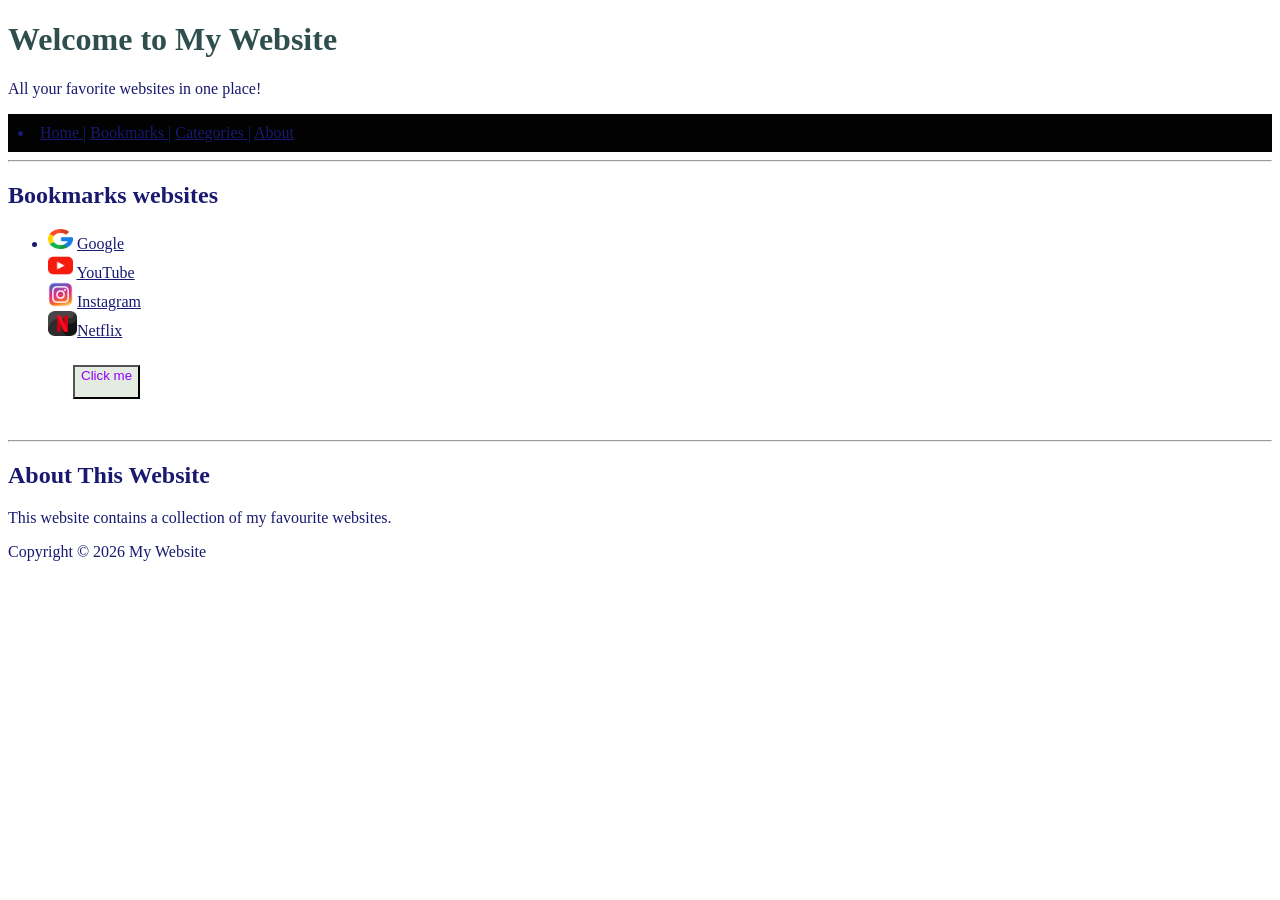
<file: Assignment1/HTML/index.html>
<!DOCTYPE html>
<html lang="en">

<head>
    <meta charset="UTF-8">
    <meta name="viewport" content="width=device-width, initial-scale=1.0">
    <title>Bookmarks - My Favorite Websites</title>
    <link rel="icon" type="image" href="/Assignment1/Logo/bookmark.png"> <!-- 'For website icon' -->
    <link rel="stylesheet" href="/Assignment1/CSS/style.css"> <!-- 'For website icon' -->
    <style>button { color: rgb(145, 1, 255); }</style>
</head>

<body>
    <h1>Welcome to My Website</h1>
    <p>All your favorite websites in one place!</p>

    <nav>
        <li>
            <a href="home.html">Home |</a>
            <a href="Bookmarks.html">Bookmarks |</a>
            <a href="Categories.html">Categories |</a>
            <a href="About.html">About</a>
        </li>
    </nav>

    <hr>
    <h2>Bookmarks websites</h2>
    <ul>
        <li>
            <img src="/Assignment1/Logo/google.png" alt="Google" height="20" width="25"> <a href="https://www.google.com"
                target="_blank">Google</a>

            <br>

            <img src="/Assignment1/Logo/youtube.png" alt="Youtube" height="25" width="25"> <a href="https://www.youtube.com"
                target="_blank">YouTube</a>
            <br>

            <img src="/Assignment1/Logo/instagram.png" alt="Instagram" height="25" width="25"> <a href="https://www.instagram.com"
                target="_blank">Instagram</a>
            <br>
            <img src="/Assignment1/Logo/netflix.png" alt="Netflix" height="25" width="29"><a href="https://www.Netflix.com"
                target="_blank">Netflix</a>
            <br>
            <button>Click me<menu type="toolbar"></menu></a></button>
        </li>
    </ul>
    <hr>
    <h2>About This Website</h2>
    <p>This website contains a collection of my favourite websites.</p>
    <footer>
        <p>Copyright &copy; 2026 My Website</p>

</body>

</html>
</file>
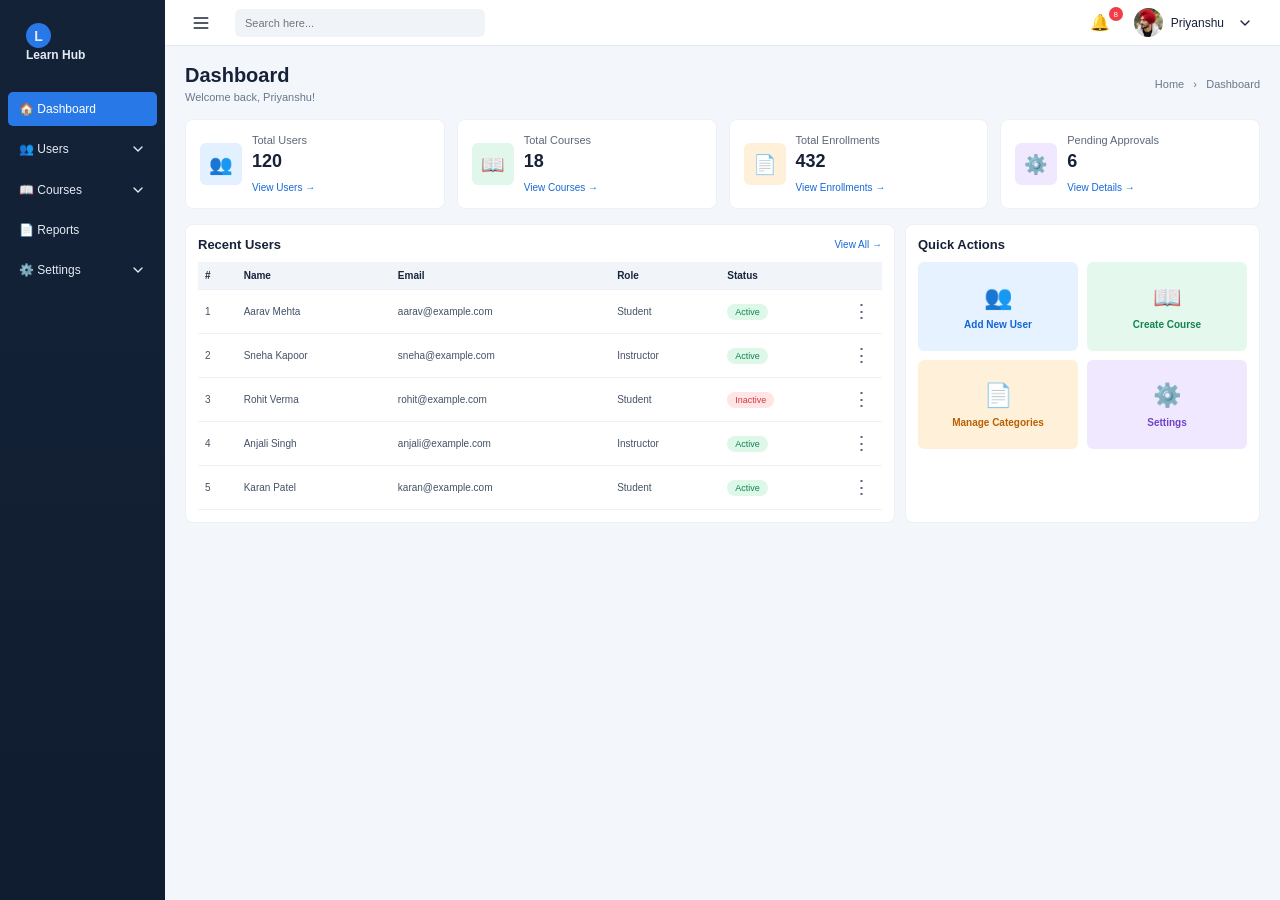
<file: Assignment2/Dashboard.html>
<!DOCTYPE html>
<html lang="en">

<head>
    <meta charset="UTF-8">
    <meta name="viewport" content="width=device-width, initial-scale=1.0">

    <title>LearnHub Dashboard</title>

    <link rel="stylesheet" href="Dashboard.css">
</head>

<body>

    <div class="app-layout">
        <aside class="sidebar" id="sidebar">

            <a class="logo" href="#dashboard">
                <span class="logo-circle">L</span>
                <span>Learn Hub</span>
            </a>

            <nav aria-label="Main navigation">
                <ul>

                    <li>
                        <a class="active" href="#dashboard">
                            🏠 Dashboard
                        </a>
                    </li>

                    <li class="menu-group">
                        <button class="sidebar-toggle submenu-toggle" type="button" aria-expanded="false">
                            <span>👥 Users</span>
                            <svg class="menu-arrow" viewBox="0 0 24 24" width="16" height="16" aria-hidden="true"
                                focusable="false">
                                <path d="m6 9 6 6 6-6" />
                            </svg>
                        </button>

                        <ul class="submenu">
                            <li><a href="#users">All Users</a></li>
                            <li><a href="#add-user">Add User</a></li>
                            <li><a href="#user-roles">User Roles</a></li>
                        </ul>
                    </li>

                    <li class="menu-group">
                        <button class="sidebar-toggle submenu-toggle" type="button" aria-expanded="false">
                            <span>📖 Courses</span>
                            <svg class="menu-arrow" viewBox="0 0 24 24" width="16" height="16" aria-hidden="true"
                                focusable="false">
                                <path d="m6 9 6 6 6-6" />
                            </svg>
                        </button>

                        <ul class="submenu">
                            <li><a href="#courses">All Courses</a></li>
                            <li><a href="#add-course">Add Course</a></li>
                            <li><a href="#categories">Categories</a></li>
                        </ul>
                    </li>

                    <li>
                        <a href="#reports">📄 Reports</a>
                    </li>

                    <li class="menu-group">
                        <button class="sidebar-toggle submenu-toggle" type="button" aria-expanded="false">
                            <span>⚙️ Settings</span>
                            <svg class="menu-arrow" viewBox="0 0 24 24" width="16" height="16" aria-hidden="true"
                                focusable="false">
                                <path d="m6 9 6 6 6-6" />
                            </svg>
                        </button>

                        <ul class="submenu">
                            <li><a href="#general">General</a></li>
                            <li><a href="#appearance">Appearance</a></li>
                            <li><a href="#notifications">Notifications</a></li>
                        </ul>
                    </li>

                </ul>
            </nav>

        </aside>

        <button class="sidebar-backdrop" id="sidebar-backdrop" type="button" aria-label="Close sidebar"></button>

        <div class="main-area">

            <header class="topbar">

                <button class="menu-button" id="menu-button" type="button" aria-label="Toggle sidebar"
                    aria-controls="sidebar" aria-expanded="true">
                    <svg class="menu-icon" viewBox="0 0 24 24" width="20" height="20" aria-hidden="true"
                        focusable="false">
                        <path d="M4 6h16M4 12h16M4 18h16" />
                    </svg>
                </button>

                <form class="search-form" action="#" role="search">
                    <label class="screen-reader-only" for="search">
                        Search
                    </label>

                    <input type="search" id="search" name="search" placeholder="Search here...">
                </form>

                <button class="notification-button" type="button">
                    🔔
                    <span class="notification-count">8</span>
                </button>

                <div class="profile-menu" id="profile-menu">

                    <div class="profile-info">
                        <img src="Ansh.jpeg" alt="Priyanshu" class="profile-pic">
                        <span class="profile-name">Priyanshu</span>
                    </div>

                    <button class="profile-toggle" id="profile-button" type="button"
                        aria-label="Open profile menu" aria-expanded="false" aria-controls="profile-dropdown">
                        <svg class="profile-arrow" viewBox="0 0 24 24" width="16" height="16" aria-hidden="true"
                            focusable="false">
                            <path d="m6 9 6 6 6-6" />
                        </svg>
                    </button>

                    <div class="profile-dropdown" id="profile-dropdown">
                        <a href="#profile">👤 My Profile</a>
                        <a href="#about">ℹ️ About</a>

                        <button class="logout-button" type="button">
                            ↪ Log Out
                        </button>
                    </div>

                </div>

            </header>

            <main class="content" id="dashboard">

                <div class="page-heading">
                    <div>
                        <h1>Dashboard</h1>
                        <p>Welcome back, Priyanshu!</p>
                    </div>

                    <p class="breadcrumb">
                        Home &nbsp; › &nbsp; Dashboard
                    </p>
                </div>

                <section class="summary-cards" id="overview">

                    <article class="summary-card">
                        <div class="card-icon blue">👥</div>

                        <div>
                            <p>Total Users</p>
                            <h2>120</h2>
                            <a href="#users">View Users →</a>
                        </div>
                    </article>

                    <article class="summary-card">
                        <div class="card-icon green">📖</div>

                        <div>
                            <p>Total Courses</p>
                            <h2>18</h2>
                            <a href="#courses">View Courses →</a>
                        </div>
                    </article>

                    <article class="summary-card">
                        <div class="card-icon orange">📄</div>

                        <div>
                            <p>Total Enrollments</p>
                            <h2>432</h2>
                            <a href="#enrollments">View Enrollments →</a>
                        </div>
                    </article>

                    <article class="summary-card">
                        <div class="card-icon purple">⚙️</div>

                        <div>
                            <p>Pending Approvals</p>
                            <h2>6</h2>
                            <a href="#approvals">View Details →</a>
                        </div>
                    </article>

                </section>

                <div class="dashboard-columns">

                    <section class="panel" id="users">

                        <div class="panel-heading">
                            <h2>Recent Users</h2>
                            <a href="#all-users">View All →</a>
                        </div>

                        <div class="table-container">
                            <table>
                                <thead>
                                    <tr>
                                        <th>#</th>
                                        <th>Name</th>
                                        <th>Email</th>
                                        <th>Role</th>
                                        <th>Status</th>
                                        <th><span class="screen-reader-only">Actions</span></th>
                                    </tr>
                                </thead>

                                <tbody>
                                    <tr>
                                        <td>1</td>
                                        <td>Aarav Mehta</td>
                                        <td>aarav@example.com</td>
                                        <td>Student</td>
                                        <td>
                                            <span class="status active-status">Active</span>
                                        </td>
                                        <td class="user-actions-cell">
                                            <div class="user-actions">
                                                <button class="user-actions-toggle" type="button"
                                                    aria-label="Actions for Aarav Mehta" aria-haspopup="true"
                                                    aria-expanded="false">
                                                    ⋮
                                                </button>
                                                <div class="user-actions-menu" role="menu" hidden>
                                                    <button type="button" role="menuitem" data-action="view">View</button>
                                                    <button type="button" role="menuitem" data-action="edit">Edit</button>
                                                    <button type="button" role="menuitem" data-action="delete">Delete</button>
                                                </div>
                                            </div>
                                        </td>
                                    </tr>

                                    <tr>
                                        <td>2</td>
                                        <td>Sneha Kapoor</td>
                                        <td>sneha@example.com</td>
                                        <td>Instructor</td>
                                        <td>
                                            <span class="status active-status">Active</span>
                                        </td>
                                        <td class="user-actions-cell">
                                            <div class="user-actions">
                                                <button class="user-actions-toggle" type="button"
                                                    aria-label="Actions for Sneha Kapoor" aria-haspopup="true"
                                                    aria-expanded="false">
                                                    ⋮
                                                </button>
                                                <div class="user-actions-menu" role="menu" hidden>
                                                    <button type="button" role="menuitem" data-action="view">View</button>
                                                    <button type="button" role="menuitem" data-action="edit">Edit</button>
                                                    <button type="button" role="menuitem" data-action="delete">Delete</button>
                                                </div>
                                            </div>
                                        </td>
                                    </tr>

                                    <tr>
                                        <td>3</td>
                                        <td>Rohit Verma</td>
                                        <td>rohit@example.com</td>
                                        <td>Student</td>
                                        <td>
                                            <span class="status inactive-status">Inactive</span>
                                        </td>
                                        <td class="user-actions-cell">
                                            <div class="user-actions">
                                                <button class="user-actions-toggle" type="button"
                                                    aria-label="Actions for Rohit Verma" aria-haspopup="true"
                                                    aria-expanded="false">
                                                    ⋮
                                                </button>
                                                <div class="user-actions-menu" role="menu" hidden>
                                                    <button type="button" role="menuitem" data-action="view">View</button>
                                                    <button type="button" role="menuitem" data-action="edit">Edit</button>
                                                    <button type="button" role="menuitem" data-action="delete">Delete</button>
                                                </div>
                                            </div>
                                        </td>
                                    </tr>

                                    <tr>
                                        <td>4</td>
                                        <td>Anjali Singh</td>
                                        <td>anjali@example.com</td>
                                        <td>Instructor</td>
                                        <td>
                                            <span class="status active-status">Active</span>
                                        </td>
                                        <td class="user-actions-cell">
                                            <div class="user-actions">
                                                <button class="user-actions-toggle" type="button"
                                                    aria-label="Actions for Anjali Singh" aria-haspopup="true"
                                                    aria-expanded="false">
                                                    ⋮
                                                </button>
                                                <div class="user-actions-menu" role="menu" hidden>
                                                    <button type="button" role="menuitem" data-action="view">View</button>
                                                    <button type="button" role="menuitem" data-action="edit">Edit</button>
                                                    <button type="button" role="menuitem" data-action="delete">Delete</button>
                                                </div>
                                            </div>
                                        </td>
                                    </tr>

                                    <tr>
                                        <td>5</td>
                                        <td>Karan Patel</td>
                                        <td>karan@example.com</td>
                                        <td>Student</td>
                                        <td>
                                            <span class="status active-status">Active</span>
                                        </td>
                                        <td class="user-actions-cell">
                                            <div class="user-actions">
                                                <button class="user-actions-toggle" type="button"
                                                    aria-label="Actions for Karan Patel" aria-haspopup="true"
                                                    aria-expanded="false">
                                                    ⋮
                                                </button>
                                                <div class="user-actions-menu" role="menu" hidden>
                                                    <button type="button" role="menuitem" data-action="view">View</button>
                                                    <button type="button" role="menuitem" data-action="edit">Edit</button>
                                                    <button type="button" role="menuitem" data-action="delete">Delete</button>
                                                </div>
                                            </div>
                                        </td>
                                    </tr>
                                </tbody>
                            </table>
                        </div>

                    </section>

                    <section class="panel quick-actions">
                        <h2>Quick Actions</h2>

                        <div class="action-grid">

                            <a class="action blue-action" href="#add-user">
                                <span>👥</span>
                                Add New User
                            </a>

                            <a class="action green-action" href="#add-course">
                                <span>📖</span>
                                Create Course
                            </a>

                            <a class="action orange-action" href="#categories">
                                <span>📄</span>
                                Manage Categories
                            </a>

                            <a class="action purple-action" href="#settings">
                                <span>⚙️</span>
                                Settings
                            </a>

                        </div>
                    </section>

                </div>

            </main>

        </div>

    </div>

    <dialog class="edit-user-dialog" id="edit-user-dialog" aria-labelledby="edit-user-title">
        <form id="edit-user-form">
            <h2 id="edit-user-title">Edit user</h2>
            <label>
                Name
                <input id="edit-user-name" name="name" type="text" required>
            </label>
            <label>
                Email
                <input id="edit-user-email" name="email" type="email" required>
            </label>
            <label>
                Role
                <input id="edit-user-role" name="role" type="text" required>
            </label>
            <div class="edit-user-actions">
                <button type="button" id="cancel-user-edit">Cancel</button>
                <button type="submit">Save changes</button>
            </div>
        </form>
    </dialog>

    <script>
        const submenuButtons = document.querySelectorAll(".submenu-toggle");

        submenuButtons.forEach(function (button) {
            button.addEventListener("click", function () {
                const menuGroup = button.parentElement;
                const isOpen = menuGroup.classList.toggle("open");

                button.setAttribute("aria-expanded", isOpen);
            });
        });

        const profileMenu = document.getElementById("profile-menu");
        const profileButton = document.getElementById("profile-button");

        profileButton.addEventListener("click", function () {
            const isOpen = profileMenu.classList.toggle("open");

            profileButton.setAttribute("aria-expanded", isOpen);
        });

        document.addEventListener("click", function (event) {
            if (!profileMenu.contains(event.target)) {
                profileMenu.classList.remove("open");
                profileButton.setAttribute("aria-expanded", "false");
            }
        });

        const usersTable = document.querySelector("#users tbody");
        const editUserDialog = document.getElementById("edit-user-dialog");
        const editUserForm = document.getElementById("edit-user-form");
        let editingUserRow = null;

        editUserDialog.addEventListener("close", function () {
            editingUserRow = null;
        });

        function closeUserMenus() {
            usersTable.querySelectorAll(".user-actions-menu").forEach(function (menu) {
                menu.hidden = true;
                menu.previousElementSibling.setAttribute("aria-expanded", "false");
            });
        }

        usersTable.addEventListener("click", function (event) {
            const target = event.target;
            const toggle = target.closest(".user-actions-toggle");

            if (toggle) {
                const menu = toggle.nextElementSibling;
                const shouldOpen = menu.hidden;

                closeUserMenus();
                menu.hidden = !shouldOpen;
                toggle.setAttribute("aria-expanded", shouldOpen);
                return;
            }

            const action = target.closest("[data-action]");
            if (!action) {
                return;
            }

            const row = action.closest("tr");
            const cells = row.cells;
            const nameCell = cells[1];
            const name = nameCell.textContent.trim();

            if (action.dataset.action === "view") {
                window.alert(
                    "Name: " + name +
                    "\nEmail: " + cells[2].textContent.trim() +
                    "\nRole: " + cells[3].textContent.trim() +
                    "\nStatus: " + cells[4].textContent.trim()
                );
            } else if (action.dataset.action === "edit") {
                editingUserRow = row;
                document.getElementById("edit-user-name").value = name;
                document.getElementById("edit-user-email").value = cells[2].textContent.trim();
                document.getElementById("edit-user-role").value = cells[3].textContent.trim();
                editUserDialog.showModal();
            } else if (action.dataset.action === "delete") {
                if (window.confirm("Delete " + name + "?")) {
                    row.remove();
                    usersTable.querySelectorAll("tr").forEach(function (userRow, index) {
                        userRow.cells[0].textContent = index + 1;
                    });
                }
            }

            closeUserMenus();
        });

        editUserForm.addEventListener("submit", function (event) {
            event.preventDefault();
            if (!editingUserRow) {
                return;
            }

            const name = document.getElementById("edit-user-name").value.trim();
            const email = document.getElementById("edit-user-email").value.trim();
            const role = document.getElementById("edit-user-role").value.trim();
            const cells = editingUserRow.cells;

            cells[1].textContent = name;
            cells[2].textContent = email;
            cells[3].textContent = role;
            editingUserRow.querySelector(".user-actions-toggle").setAttribute(
                "aria-label",
                "Actions for " + name
            );
            editUserDialog.close();
            editingUserRow = null;
        });

        document.getElementById("cancel-user-edit").addEventListener("click", function () {
            editUserDialog.close();
            editingUserRow = null;
        });

        document.addEventListener("click", function (event) {
            if (!event.target.closest(".user-actions")) {
                closeUserMenus();
            }
        });

        document.addEventListener("keydown", function (event) {
            if (event.key === "Escape") {
                closeUserMenus();
            }
        });

        const appLayout = document.querySelector(".app-layout");
        const menuButton = document.getElementById("menu-button");
        const sidebarBackdrop = document.getElementById("sidebar-backdrop");

        menuButton.addEventListener("click", function () {
            const isHidden = appLayout.classList.toggle("sidebar-hidden");
            menuButton.setAttribute("aria-expanded", !isHidden);
        });

        sidebarBackdrop.addEventListener("click", function () {
            appLayout.classList.add("sidebar-hidden");
            menuButton.setAttribute("aria-expanded", "false");
        });

        document.addEventListener("keydown", function (event) {
            if (event.key === "Escape" && window.matchMedia("(max-width: 900px)").matches) {
                appLayout.classList.add("sidebar-hidden");
                menuButton.setAttribute("aria-expanded", "false");
            }
        });
    </script>

</body>

</html>
</file>
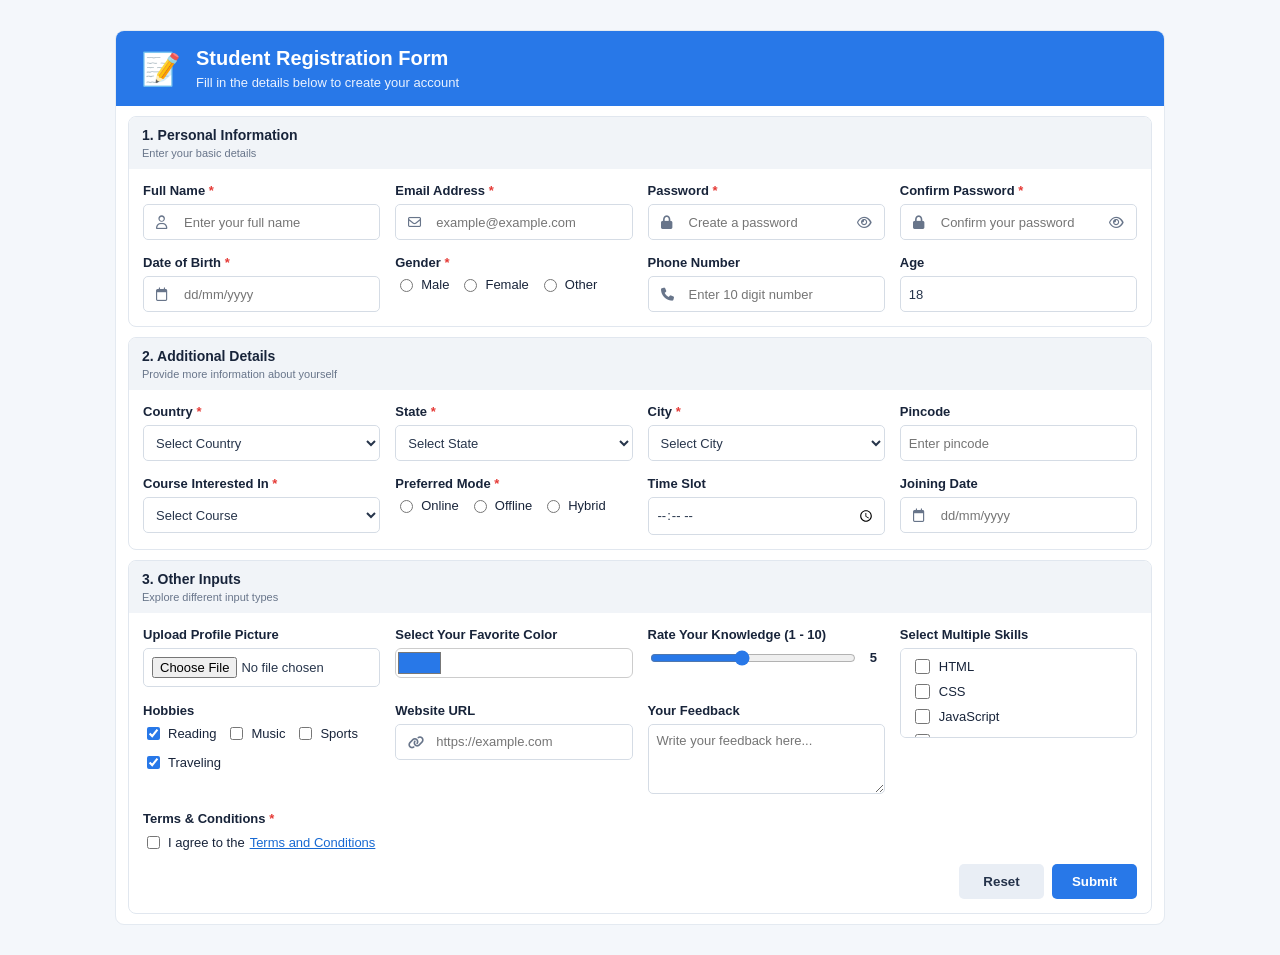
<file: Assignment2/Registration.html>
<!DOCTYPE html>
<html lang="en">

<head>
  <meta charset="UTF-8">
  <meta name="viewport" content="width=device-width, initial-scale=1.0">

  <title>Student Registration Form</title>

  <link rel="stylesheet" href="Registration.css">

  <!-- Icons -->
  <link rel="stylesheet" href="https://cdnjs.cloudflare.com/ajax/libs/font-awesome/6.5.2/css/all.min.css">
</head>

<body>

  <main class="page">
    <form class="registration-form" action="#" method="post" enctype="multipart/form-data">

      <header class="form-header">
        <span class="logo-icon">📝</span>

        <div>
          <h1>Student Registration Form</h1>
          <p>Fill in the details below to create your account</p>
        </div>
      </header>

      <section class="form-section">
        <div class="section-heading">
          <h2>1. Personal Information</h2>
          <p>Enter your basic details</p>
        </div>

        <div class="form-grid">

          <div class="field">
            <label for="full-name">
              Full Name <span class="required">*</span>
            </label>

            <div class="input-with-icon">
              <i class="fa-regular fa-user left-icon"></i>

              <input class="control" type="text" id="full-name" name="fullName" placeholder="Enter your full name"
                required>
            </div>
          </div>

          <div class="field">
            <label for="email">
              Email Address <span class="required">*</span>
            </label>

            <div class="input-with-icon">
              <i class="fa-regular fa-envelope left-icon"></i>

              <input class="control" type="email" id="email" name="email" placeholder="example@example.com" required>
            </div>
          </div>

          <div class="field">
            <label for="password">
              Password <span class="required">*</span>
            </label>

            <div class="input-with-icon has-right-icon">
              <i class="fa-solid fa-lock left-icon"></i>

              <input class="control" type="password" id="password" name="password" placeholder="Create a password"
                required>

              <i class="fa-regular fa-eye right-icon"></i>
            </div>
          </div>

          <div class="field">
            <label for="confirm-password">
              Confirm Password <span class="required">*</span>
            </label>

            <div class="input-with-icon has-right-icon">
              <i class="fa-solid fa-lock left-icon"></i>

              <input class="control" type="password" id="confirm-password" name="confirmPassword"
                placeholder="Confirm your password" required>

              <i class="fa-regular fa-eye right-icon"></i>
            </div>
          </div>

          <div class="field">
            <label for="birth-date">
              Date of Birth <span class="required">*</span>
            </label>

            <div class="input-with-icon">
              <i class="fa-regular fa-calendar left-icon"></i>

              <input class="control manual-date" type="date-field" id="birth-date" name="birthDate" placeholder="dd/mm/yyyy"
                inputmode="numeric" maxlength="10" pattern="[0-9]{2}/[0-9]{2}/[0-9]{4}" required>
            </div>
          </div>

          <fieldset class="field choice-field">
            <legend>Gender <span class="required">*</span></legend>

            <div class="choice-list">
              <label>
                <input type="radio" name="gender" value="male" required>
                Male
              </label>

              <label>
                <input type="radio" name="gender" value="female">
                Female
              </label>

              <label>
                <input type="radio" name="gender" value="other">
                Other
              </label>
            </div>
          </fieldset>

          <div class="field">
            <label for="phone">Phone Number</label>

            <div class="input-with-icon">
              <i class="fa-solid fa-phone left-icon"></i>

              <input class="control" type="tel" id="phone" name="phone" placeholder="Enter 10 digit number">
            </div>
          </div>

          <div class="field">
            <label for="age">Age</label>

            <input class="control" type="number" id="age" name="age" min="16" max="100" value="18">
          </div>

        </div>
      </section>

      <section class="form-section">
        <div class="section-heading">
          <h2>2. Additional Details</h2>
          <p>Provide more information about yourself</p>
        </div>

        <div class="form-grid">

          <div class="field">
            <label for="country">
              Country <span class="required">*</span>
            </label>

            <select class="control" id="country" name="country" required>
              <option value="">Select Country</option>
              <option value="india">India</option>
              <option value="usa">United States</option>
              <option value="uk">United Kingdom</option>
            </select>
          </div>

          <div class="field">
            <label for="state">
              State <span class="required">*</span>
            </label>

            <select class="control" id="state" name="state" required>
              <option value="">Select State</option>
              <option value="delhi">Delhi</option>
              <option value="gujarat">Gujarat</option>
              <option value="maharashtra">Maharashtra</option>
            </select>
          </div>

          <div class="field">
            <label for="city">
              City <span class="required">*</span>
            </label>

            <select class="control" id="city" name="city" required>
              <option value="">Select City</option>
              <option value="ahmedabad">Ahmedabad</option>
              <option value="delhi">Delhi</option>
              <option value="mumbai">Mumbai</option>
            </select>
          </div>

          <div class="field">
            <label for="pincode">Pincode</label>

            <input class="control" type="text" id="pincode" name="pincode" placeholder="Enter pincode">
          </div>

          <div class="field">
            <label for="course">
              Course Interested In <span class="required">*</span>
            </label>

            <select class="control" id="course" name="course" required>
              <option value="">Select Course</option>
              <option value="html-css">HTML and CSS</option>
              <option value="javascript">JavaScript</option>
              <option value="web-design">Web Design</option>
            </select>
          </div>

          <fieldset class="field choice-field">
            <legend>Preferred Mode <span class="required">*</span></legend>

            <div class="choice-list">
              <label>
                <input type="radio" name="studyMode" value="online" required>
                Online
              </label>

              <label>
                <input type="radio" name="studyMode" value="offline">
                Offline
              </label>

              <label>
                <input type="radio" name="studyMode" value="hybrid">
                Hybrid
              </label>
            </div>
          </fieldset>

          <div class="field">
            <label for="time-slot">Time Slot</label>

            <input class="control" type="time" id="time-slot" name="timeSlot">
          </div>

          <div class="field">
            <label for="joining-date">Joining Date</label>

            <div class="input-with-icon">
              <i class="fa-regular fa-calendar left-icon"></i>

              <input class="control manual-date" type="text" id="joining-date" name="joiningDate"
                placeholder="dd/mm/yyyy" inputmode="numeric" maxlength="10" pattern="[0-9]{2}/[0-9]{2}/[0-9]{4}">
            </div>
          </div>

        </div>
      </section>

      <section class="form-section">
        <div class="section-heading">
          <h2>3. Other Inputs</h2>
          <p>Explore different input types</p>
        </div>

        <div class="form-grid other-inputs-grid">

          <div class="field profile-field">
            <label for="profile-picture">Upload Profile Picture</label>

            <input class="control" type="file" id="profile-picture" name="profilePicture" accept="image/*">
          </div>

          <div class="field color-field">
            <label for="favorite-color">Select Your Favorite Color</label>
            <div class="color-box">
              <input class="color-control" type="color" id="favorite-color" name="favoriteColor" value="#2878e8">
            </div>
          </div>

          <div class="field knowledge-field">
            <label for="knowledge">Rate Your Knowledge (1 - 10)</label>

            <div class="range-row">
              <input class="range-control" type="range" id="knowledge" name="knowledge" min="1" max="10" value="5">

              <span id="knowledge-value">5</span>
            </div>
          </div>

          <div class="field skills-field">
            <label for="skills-html">Select Multiple Skills</label>

            <div class="skills-list">
              <label>
                <input type="checkbox" id="skills-html" name="skills" value="html">
                HTML
              </label>

              <label>
                <input type="checkbox" name="skills" value="css">
                CSS
              </label>

              <label>
                <input type="checkbox" name="skills" value="javascript">
                JavaScript
              </label>

              <label>
                <input type="checkbox" name="skills" value="react">
                React
              </label>
            </div>
          </div>

          <fieldset class="field choice-field hobbies-field">
            <legend>Hobbies</legend>

            <div class="choice-list">
              <label>
                <input type="checkbox" name="hobbies" value="reading" checked>
                Reading
              </label>

              <label>
                <input type="checkbox" name="hobbies" value="music">
                Music
              </label>

              <label>
                <input type="checkbox" name="hobbies" value="sports">
                Sports
              </label>

              <label>
                <input type="checkbox" name="hobbies" value="traveling" checked>
                Traveling
              </label>
            </div>
          </fieldset>

          <div class="field website-field">
            <label for="website">Website URL</label>

            <div class="input-with-icon">
              <i class="fa-solid fa-link left-icon"></i>

              <input class="control" type="url" id="website" name="website" placeholder="https://example.com">
            </div>
          </div>

          <div class="field feedback-field">
            <label for="feedback">Your Feedback</label>

            <textarea class="control" id="feedback" name="feedback"
              placeholder="Write your feedback here..."></textarea>
          </div>

        </div>

        <input type="hidden" name="formType" value="student-registration">

        <div class="terms">
          <strong>
            Terms &amp; Conditions <span class="required">*</span>
          </strong>

          <label>
            <input type="checkbox" name="terms" value="accepted" required>
            I agree to the <a href="#terms">Terms and Conditions</a>
          </label>
        </div>

        <div class="form-buttons">
          <button class="reset-button" type="reset">Reset</button>
          <button class="submit-button" type="submit">Submit</button>
        </div>
      </section>
      <script>
        const knowledgeSlider = document.getElementById("knowledge");
        const knowledgeValue = document.getElementById("knowledge-value");

        knowledgeSlider.addEventListener("input", function () {
          knowledgeValue.textContent = knowledgeSlider.value;
        });
      </script>
      <script>
        const dateInputs = document.querySelectorAll(".manual-date");

        dateInputs.forEach(function (dateInput) {
          dateInput.addEventListener("input", function () {
            let numbers = dateInput.value.replace(/\D/g, "");

            numbers = numbers.slice(0, 8);

            if (numbers.length > 4) {
              dateInput.value =
                numbers.slice(0, 2) + "/" +
                numbers.slice(2, 4) + "/" +
                numbers.slice(4);
            } else if (numbers.length > 2) {
              dateInput.value =
                numbers.slice(0, 2) + "/" +
                numbers.slice(2);
            } else {
              dateInput.value = numbers;
            }
          });
        });
      </script>
      </section>

    </form>
  </main>

</body>

</html>
</file>
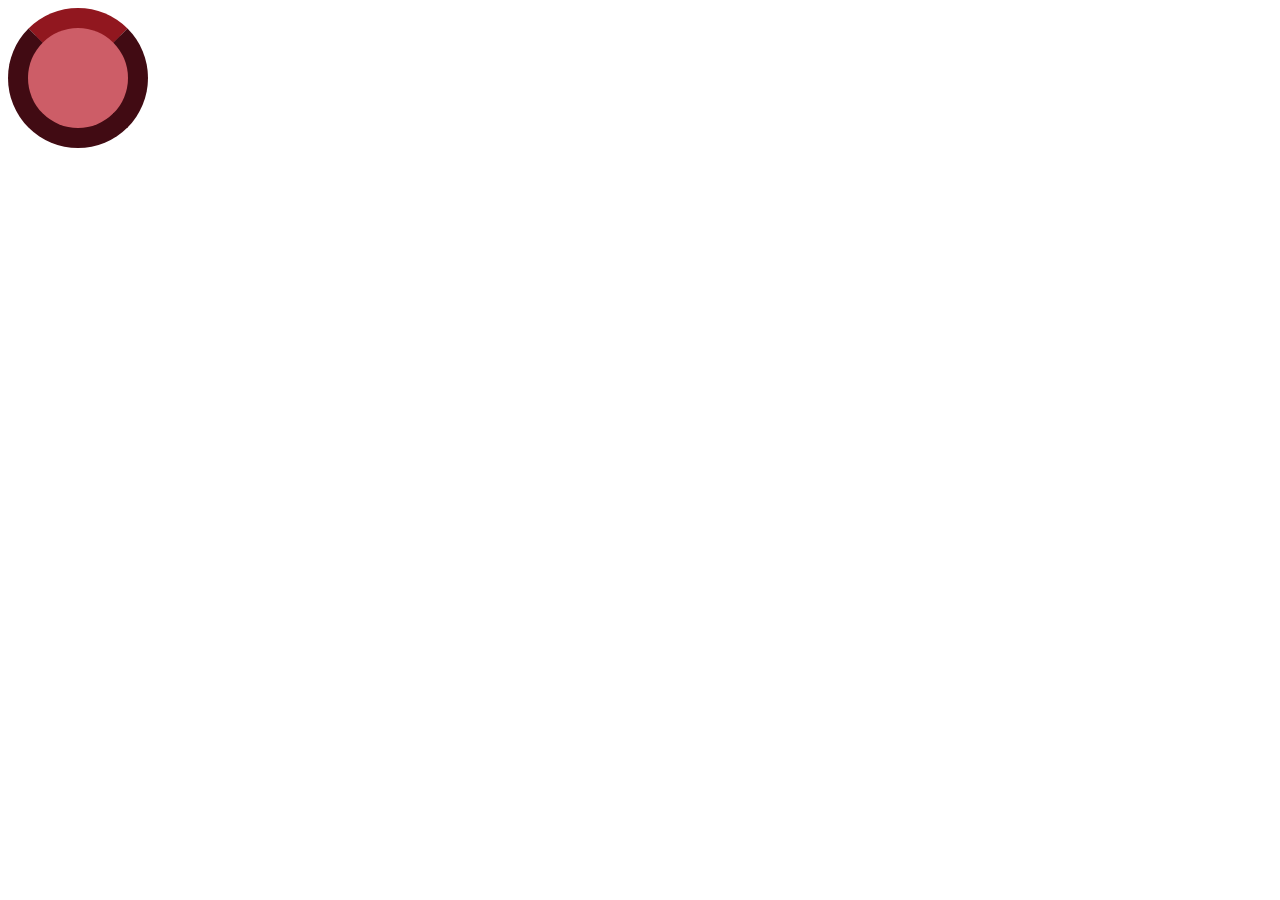
<file: Flexbox/Flexbox.html>
<!DOCTYPE html>
<html lang="en">

<head>
    <meta charset="UTF-8">
    <meta name="viewport" content="width=device-width, initial-scale=1.0">
    <title>Flexbox</title>
    <link rel="stylesheet" href="Flexbox.css">
</head>

<body>
    <!-- <div>An$h</div> -->
     <div class = "loader"></div>
</body>

</html>
</file>
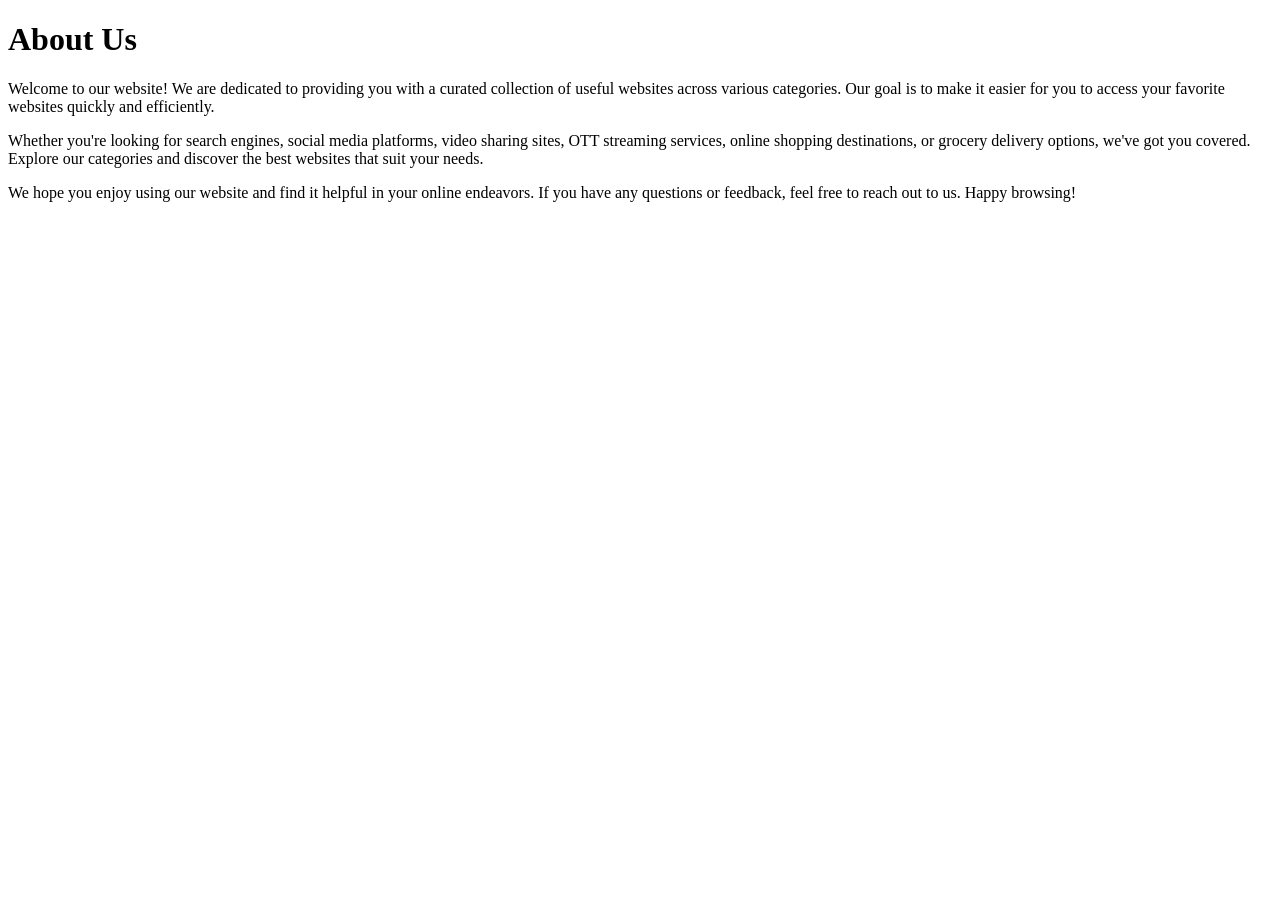
<file: Assignment1/HTML/About.html>
<!DOCTYPE html>
<html lang="en">

<head>
    <meta charset="UTF-8">
    <meta name="viewport" content="width=device-width, initial-scale=1.0">
    <title>About Us - Learn More About Us</title>
    <link rel="icon" type="image" href="Logo/bookmark.png"> <!-- 'For website icon' -->

</head>

<body>
    <h1>About Us</h1>
    <p>Welcome to our website! We are dedicated to providing you with a curated collection of useful websites
        across various categories. Our goal is to make it easier for you to access your favorite websites quickly and
        efficiently.</p>

    <p>Whether you're looking for search engines, social media platforms, video sharing sites, OTT streaming services,
        online shopping destinations, or grocery delivery options, we've got you covered. Explore our categories and
        discover the best websites that suit your needs.</p>

    <p>We hope you enjoy using our website and find it helpful in your online endeavors. If you have any questions or
        feedback, feel free to reach out to us. Happy browsing!</p>
</body>

</html>
</file>
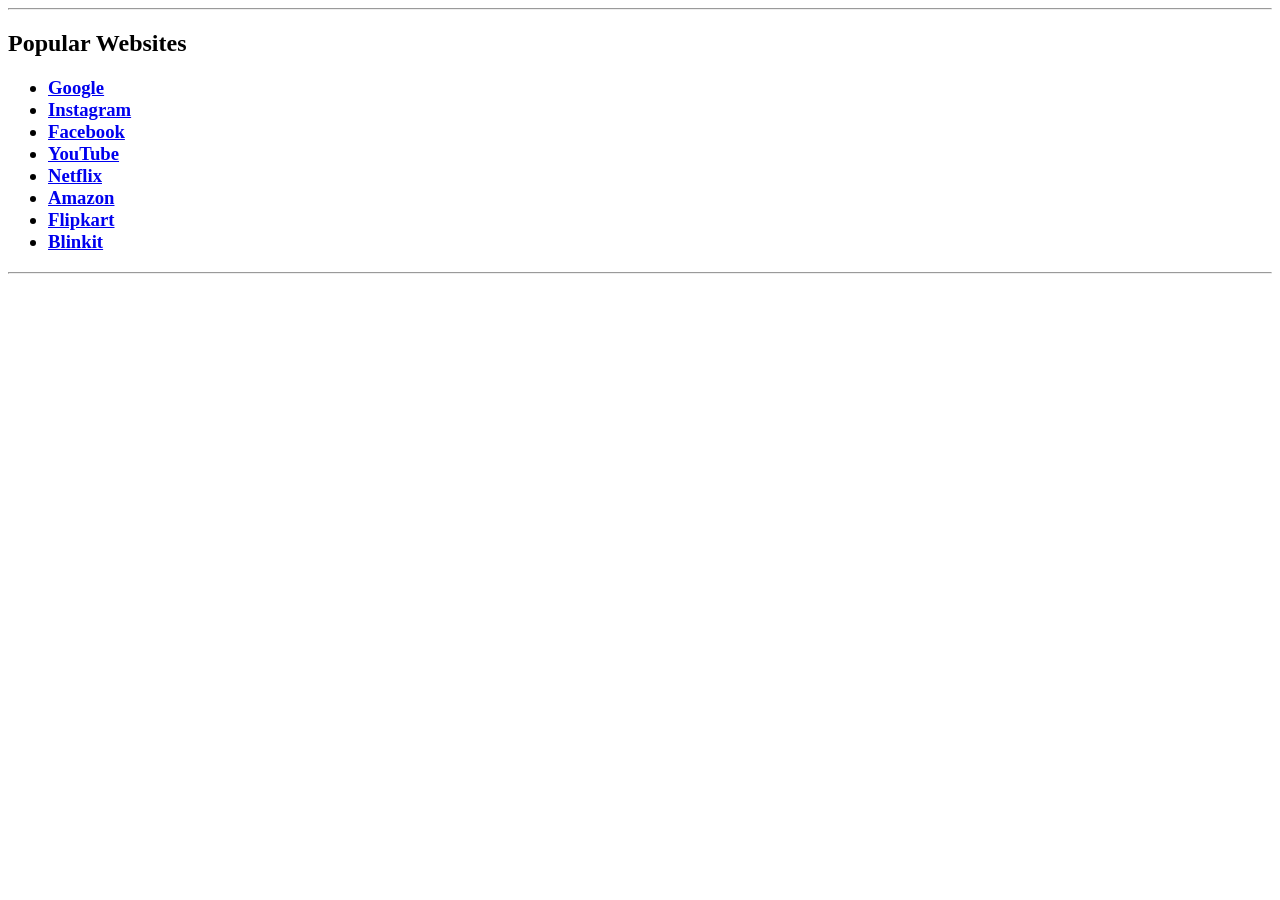
<file: Assignment1/HTML/Bookmarks.html>
<!DOCTYPE html>
<html lang="en">

<head>
    <meta charset="UTF-8">
    <meta name="viewport" content="width=device-width, initial-scale=1.0">
    <title>My Website - Quick Access Links</title>
        <link rel="icon" type="image" href="Logo/bookmark.png"> <!-- 'For website icon' -->

</head>

<body>

    <!-- <h1>Welcome to My Website</h1>
    <p>All your favorite websites in one place!</p> -->


    <hr>

    <h2>Popular Websites</h2>


    <ul>
        <h3>
            <li><a href="https://www.google.com" target="_blank">Google</a><br></li>
            <li><a href="https://www.instagram.com" target="_blank">Instagram</a> <br></li>
            <li><a href="https://www.facebook.com" target="_blank">Facebook</a><br></li>
            <li><a href="https://www.youtube.com" target="_blank">YouTube</a> <br></li>
            <li><a href="https://www.Netflix.com" target="_blank">Netflix</a><br></li>
            <li><a href="https://www.Amazon.com" target="_blank">Amazon</a><br></li>
            <li><a href="https://www.flipkart.com" target="_blank">Flipkart</a><br></li>
            <li><a href="https://www.Blinkit.com" target="_blank">Blinkit</a><br></li>

        </h3>
    </ul>

    <hr>



    <!-- <h2>Search Google</h2>
    <form action="https://www.google.com/search" method="get">
        <input type="text" name="q" placeholder="Search Google">
        <input type="submit" value="Search">
    </form>

</body>

<hr>

<h2>About This Website</h2>
<p>This website contains useful links to popular websites.</p>

<footer>
    <p>Copyright &copy; 2026 My Website</p>
</footer> -->

</body>

</html>
</file>
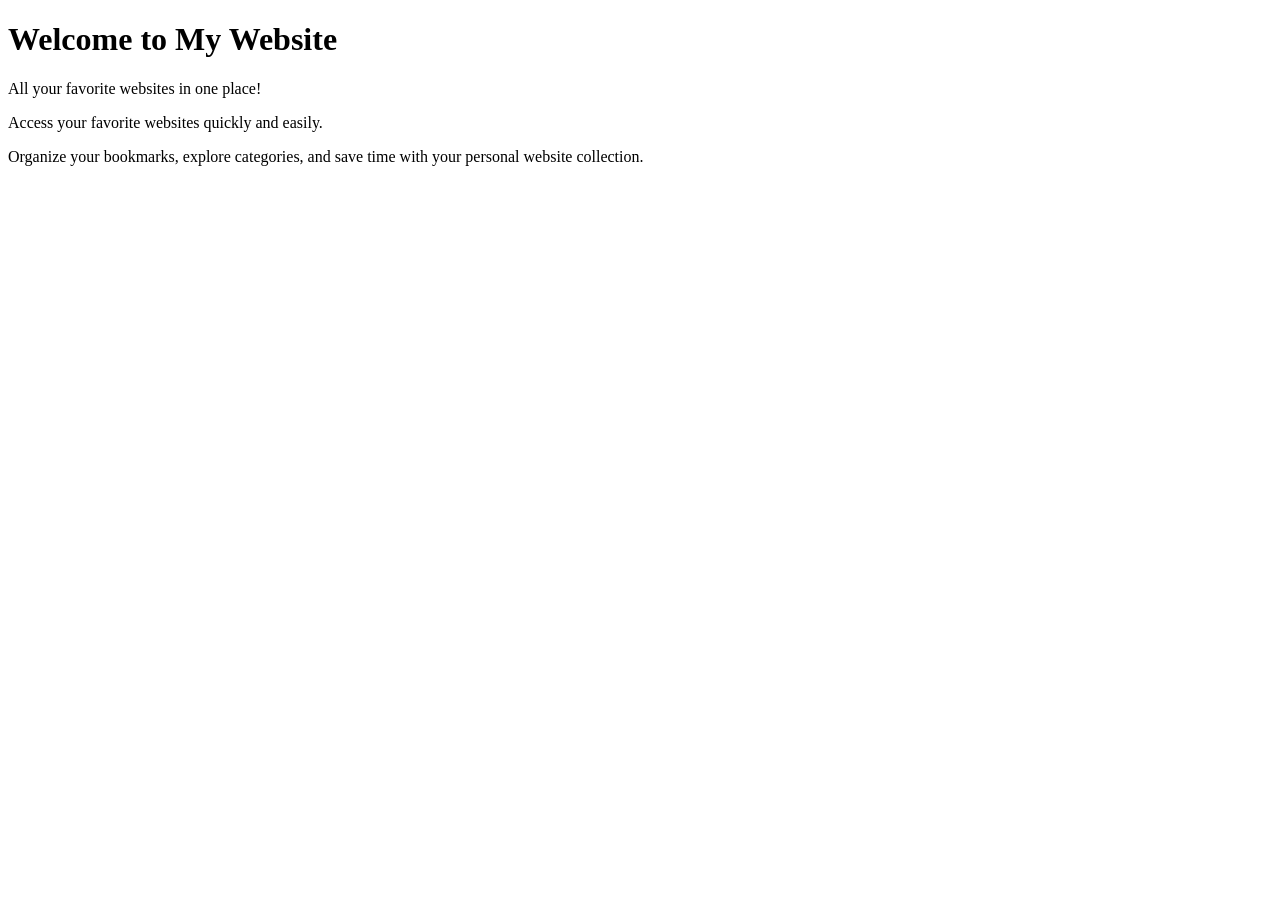
<file: Assignment1/HTML/home.html>
<!DOCTYPE html>
<html lang="en">
    
<head>
    <meta charset="UTF-8">
    <meta name="viewport" content="width=device-width, initial-scale=1.0">
    <title>Home - My Website Info</title>
        <link rel="icon" type="image" href="Logo/bookmark.png"> <!-- 'For website icon' -->

</head>
<body>
    <h1>Welcome to My Website</h1>
    <p>All your favorite websites in one place!</p>
    <p>Access your favorite websites quickly and easily.</p>

    <p>Organize your bookmarks, explore categories,
        and save time with your personal website collection.
    </p>

    
</body>
</html>
</file>
<file: Assignment1/CSS/style.css>
h1{
    color:darkslategray;
}

*{
    color:midnightblue;
}

#box{
    background-color:blueviolet;
    color: white;
}
/* 
.class{
    color: red;
} */

button{
    color:rgb(19, 19, 19);
    background-color: rgba(219, 228, 213, 0.732);
    margin: 25px;
}
 
h1{
    font-family: 'Times New Roman', Times, serif, Arial, sans-serif;
} 


nav{
    background-color: rgb(2, 2, 2);
    color: rgb(253, 250, 250);
    padding: 10px;
    text-align: left;
    font-family: 'Times New Roman', Times, serif, Arial, sans-serif;
}
</file>
<file: Assignment2/Dashboard.css>
/* Basic setup */
* {
  box-sizing: border-box;
}

body {
  margin: 0;
  background-color: #f3f7fb;
  color: #172238;
  font-family: Arial, sans-serif;
  font-size: 13px;
}

a {
  color: inherit;
  text-decoration: none;
}

/* Main layout */
.app-layout {
  display: grid;
  grid-template-columns: 165px minmax(0, 1fr);
  min-height: 100vh;
  background-color: #f3f7fb;
}

.app-layout.sidebar-hidden {
  grid-template-columns: 0 minmax(0, 1fr);
}

/* Sidebar */
.sidebar {
  min-width: 0;
  min-height: 100vh;
  padding: 13px 8px;
  overflow: hidden;
  background: linear-gradient(180deg, #142238, #101d30);
  color: white;
}

.app-layout.sidebar-hidden .sidebar {
  padding-right: 0;
  padding-left: 0;
  visibility: hidden;
}

.logo {
  display: flex;
  align-items: center;
  gap: 8px;
  margin: 0 7px 20px;
  color: white;
  font-size: 14px;
  font-weight: bold;
}

.logo-circle {
  display: grid;
  width: 25px;
  height: 25px;
  place-items: center;
  border-radius: 50%;
  background-color: #2878e8;
  font-size: 14px;
}

.sidebar ul {
  margin: 0;
  padding: 0;
  list-style: none;
}

.sidebar > nav > ul > li {
  margin-bottom: 5px;
}

.sidebar a {
  display: block;
  padding: 10px 11px;
  border-radius: 5px;
  color: #e4ebf5;
  font-size: 12px;
}

.sidebar a:hover {
  background-color: #203756;
  color: white;
}

.sidebar a.active {
  background-color: #2878e8;
  color: white;
}

/* Sidebar buttons */
.sidebar-toggle {
  display: flex;
  align-items: center;
  justify-content: space-between;
  width: 100%;
  padding: 10px 11px;
  border: 0;
  border-radius: 5px;
  background-color: transparent;
  color: #e4ebf5;
  font: inherit;
  font-size: 12px;
  text-align: left;
  cursor: pointer;
}

.sidebar-toggle:hover {
  background-color: #203756;
  color: white;
}

/* Sidebar arrow */
.menu-arrow {
  display: inline-block;
  flex: 0 0 auto;
  fill: none;
  stroke: currentColor;
  stroke-linecap: round;
  stroke-linejoin: round;
  stroke-width: 2;
  transition: transform 0.25s ease;
}

.menu-group.open .menu-arrow {
  transform: rotate(180deg);
}

/* Hidden sidebar submenus */
.sidebar .menu-group .submenu {
  max-height: 0;
  margin: 0 0 0 18px;
  padding: 0 0 0 10px;
  overflow: hidden;
  border-left: 0 solid #344b66;
  opacity: 0;
  transition: max-height 0.25s ease, opacity 0.25s ease;
}

/* Visible sidebar submenus */
.sidebar .menu-group.open .submenu {
  max-height: 165px;
  margin: 3px 0 10px 18px;
  padding-left: 10px;
  border-left-width: 1px;
  opacity: 1;
}

.sidebar .submenu a {
  padding: 7px 4px;
  color: #c2cfdf;
  font-size: 11px;
}

.sidebar .submenu a:hover {
  background-color: transparent;
  color: white;
}

/* Main content area */
.main-area {
  min-width: 0;
}

/* Top bar */
.topbar {
  display: flex;
  align-items: center;
  gap: 18px;
  height: 46px;
  padding: 0 20px;
  border-bottom: 1px solid #e3eaf2;
  background-color: white;
}

.menu-button,
.notification-button {
  border: 0;
  background-color: transparent;
  color: #18243a;
  cursor: pointer;
}

.menu-button {
  display: grid;
  width: 32px;
  height: 32px;
  flex: 0 0 32px;
  place-items: center;
  padding: 0;
  border-radius: 5px;
}

.menu-button:hover {
  background-color: #f0f3f7;
}

.menu-icon {
  fill: none;
  stroke: currentColor;
  stroke-linecap: round;
  stroke-linejoin: round;
  stroke-width: 2;
}

/* Search */
.search-form {
  width: 250px;
  max-width: 42%;
}

.search-form input {
  width: 100%;
  height: 28px;
  padding: 6px 10px;
  border: 0;
  border-radius: 6px;
  outline: none;
  background-color: #f0f3f7;
  color: #18243a;
  font-size: 11px;
}

.search-form input:focus {
  outline: 2px solid #b8d2ff;
}

.screen-reader-only {
  position: absolute;
  width: 1px;
  height: 1px;
  overflow: hidden;
  clip: rect(0, 0, 0, 0);
}

/* Notification */
.notification-button {
  position: relative;
  margin-left: auto;
  font-size: 16px;
}

.notification-count {
  position: absolute;
  top: -5px;
  right: -7px;
  display: grid;
  width: 14px;
  height: 14px;
  place-items: center;
  border-radius: 50%;
  background-color: #ef3e48;
  color: white;
  font-size: 8px;
}

/* Profile menu */
.profile-menu {
  position: relative;
  display: flex;
  align-items: center;
  gap: 6px;
}

.profile-info {
  display: flex;
  align-items: center;
  gap: 8px;
  color: #172238;
}

.profile-toggle {
  display: grid;
  width: 30px;
  height: 30px;
  place-items: center;
  padding: 4px;
  border: 0;
  border-radius: 6px;
  background-color: white;
  color: #172238;
  cursor: pointer;
}

.profile-toggle:hover {
  background-color: #f1f4f8;
}

.profile-pic {
  width: 29px;
  height: 29px;
  border-radius: 50%;
  object-fit: cover;
}

.profile-name {
  display: inline-block;
  white-space: nowrap;
  font-size: 12px;
  font-weight: 500;
}

.profile-arrow {
  fill: none;
  stroke: currentColor;
  stroke-linecap: round;
  stroke-linejoin: round;
  stroke-width: 2;
  transition: transform 0.25s ease;
}

.profile-menu.open .profile-arrow {
  transform: rotate(180deg);
}

/* Profile dropdown */
.profile-dropdown {
  position: absolute;
  z-index: 20;
  top: calc(100% + 8px);
  right: 0;
  display: none;
  width: 160px;
  padding: 6px;
  border: 1px solid #e2e8f0;
  border-radius: 7px;
  background-color: white;
  box-shadow: 0 8px 20px rgba(24, 36, 58, 0.16);
}

.profile-menu.open .profile-dropdown {
  display: block;
}

.profile-dropdown a,
.logout-button {
  display: block;
  width: 100%;
  padding: 9px;
  border: 0;
  border-radius: 5px;
  background-color: white;
  color: #18243a;
  font: inherit;
  font-size: 12px;
  text-align: left;
  cursor: pointer;
}

.profile-dropdown a:hover,
.logout-button:hover {
  background-color: #f1f4f8;
}

.logout-button {
  color: #d6333b;
}

/* Dashboard content */
.content {
  padding: 18px 20px;
}

.page-heading {
  display: flex;
  align-items: center;
  justify-content: space-between;
  gap: 12px;
  margin-bottom: 16px;
}

.page-heading h1 {
  margin: 0 0 4px;
  font-size: 20px;
}

.page-heading p {
  margin: 0;
  color: #69778b;
  font-size: 11px;
}

.breadcrumb {
  font-size: 10px;
}

/* Hide tabs */
.tabs {
  display: none;
}

/* Summary cards */
.summary-cards {
  display: grid;
  grid-template-columns: repeat(auto-fit, minmax(min(100%, 220px), 1fr));
  gap: 12px;
  margin-bottom: 15px;
}

.summary-card {
  display: flex;
  align-items: center;
  gap: 10px;
  min-width: 0;
  padding: clamp(11px, 1.5vw, 14px);
  border: 1px solid #edf1f6;
  border-radius: 8px;
  background-color: white;
}

.summary-card > div {
  min-width: 0;
}

.card-icon {
  display: grid;
  width: 42px;
  height: 42px;
  flex-shrink: 0;
  place-items: center;
  border-radius: 6px;
  font-size: 19px;
}

.blue {
  background-color: #e3f0ff;
}

.green {
  background-color: #e2f7ec;
}

.orange {
  background-color: #fff0d9;
}

.purple {
  background-color: #f0e8ff;
}

.summary-card p {
  margin: 0 0 5px;
  color: #5d687a;
  font-size: 11px;
  overflow-wrap: anywhere;
}

.summary-card h2 {
  margin: 0 0 7px;
  font-size: 18px;
}

.summary-card a,
.panel-heading a {
  color: #1768d9;
  font-size: 10px;
  overflow-wrap: anywhere;
}

/* Users table and Quick Actions */
.dashboard-columns {
  display: grid;
  grid-template-columns: 2fr 1fr;
  gap: 10px;
}

.panel {
  min-width: 0;
  padding: 12px;
  border: 1px solid #edf1f6;
  border-radius: 8px;
  background-color: white;
}

.panel h2 {
  margin: 0;
  font-size: 13px;
}

.panel-heading {
  display: flex;
  align-items: center;
  justify-content: space-between;
  margin-bottom: 10px;
}

/* Table */
.table-container {
  overflow-x: auto;
}

table {
  width: 100%;
  border-collapse: collapse;
  text-align: left;
  white-space: nowrap;
}

th,
td {
  padding: 8px 7px;
  border-bottom: 1px solid #edf0f4;
  font-size: 10px;
}

th {
  background-color: #f1f4f8;
  color: #18243a;
}

td {
  color: #435167;
}

.status {
  display: inline-block;
  padding: 3px 8px;
  border-radius: 20px;
  font-size: 9px;
}

.active-status {
  background-color: #ddf7e9;
  color: #14824e;
}

.inactive-status {
  background-color: #ffe5e5;
  color: #d33b3b;
}

.user-actions-cell {
  width: 1%;
  text-align: right;
}

.user-actions {
  position: relative;
  display: inline-flex;
  vertical-align: middle;
}

.user-actions-toggle {
  display: grid;
  width: 27px;
  height: 27px;
  place-items: center;
  padding: 0;
  border: 0;
  border-radius: 5px;
  background: transparent;
  color: #526176;
  font-size: 19px;
  line-height: 1;
  cursor: pointer;
}

.user-actions-toggle:hover,
.user-actions-toggle[aria-expanded="true"] {
  background-color: #edf2f8;
  color: #172238;
}

.user-actions-menu {
  position: absolute;
  z-index: 10;
  top: calc(100% + 3px);
  right: 0;
  display: grid;
  min-width: 105px;
  padding: 4px;
  border: 1px solid #e2e8f0;
  border-radius: 6px;
  background-color: white;
  box-shadow: 0 4px 12px rgba(24, 36, 58, 0.12);
}

.user-actions-menu[hidden] {
  display: none;
}

.user-actions-menu button {
  padding: 7px 9px;
  border: 0;
  border-radius: 4px;
  background: transparent;
  color: #18243a;
  font: inherit;
  font-size: 10px;
  text-align: left;
  cursor: pointer;
}

.user-actions-menu button:hover {
  background-color: #f1f4f8;
}

.user-actions-menu button[data-action="delete"] {
  color: #d6333b;
}

.edit-user-dialog {
  width: min(420px, calc(100% - 32px));
  padding: 0;
  border: 1px solid #e2e8f0;
  border-radius: 10px;
  color: #172238;
  box-shadow: 0 12px 32px rgba(24, 36, 58, 0.2);
}

.edit-user-dialog::backdrop {
  background-color: rgba(16, 29, 48, 0.45);
}

.edit-user-dialog form {
  display: grid;
  gap: 12px;
  padding: 20px;
}

.edit-user-dialog h2 {
  margin: 0 0 4px;
  font-size: 17px;
}

.edit-user-dialog label {
  display: grid;
  gap: 5px;
  color: #526176;
  font-size: 11px;
}

.edit-user-dialog input {
  width: 100%;
  padding: 8px 9px;
  border: 1px solid #cbd5e1;
  border-radius: 5px;
  color: #172238;
  font: inherit;
}

.edit-user-dialog input:focus {
  outline: 2px solid #b8d2ff;
  border-color: #2878e8;
}

.edit-user-actions {
  display: flex;
  justify-content: flex-end;
  gap: 8px;
  margin-top: 4px;
}

.edit-user-actions button {
  padding: 8px 11px;
  border: 1px solid #d5deea;
  border-radius: 5px;
  background-color: white;
  color: #172238;
  font: inherit;
  font-size: 11px;
  cursor: pointer;
}

.edit-user-actions button[type="submit"] {
  border-color: #2878e8;
  background-color: #2878e8;
  color: white;
}

/* Quick action cards */
.quick-actions h2 {
  margin-bottom: 10px;
}

.action-grid {
  display: grid;
  grid-template-columns: repeat(2, 1fr);
  gap: 9px;
}

.action {
  display: flex;
  min-height: 89px;
  flex-direction: column;
  align-items: center;
  justify-content: center;
  gap: 8px;
  padding: 8px;
  border-radius: 6px;
  text-align: center;
  font-size: 10px;
  font-weight: bold;
}

.action span {
  font-size: 23px;
}

.action:hover {
  filter: brightness(0.96);
}

.blue-action {
  background-color: #e6f2ff;
  color: #1165d4;
}

.green-action {
  background-color: #e4f8ed;
  color: #138451;
}

.orange-action {
  background-color: #fff1d9;
  color: #b85f05;
}

.purple-action {
  background-color: #f0e8ff;
  color: #7041c7;
}

/* Small boxed down arrow, like your image */
.select-arrow-button {
  display: grid;
  width: 26px;
  height: 26px;
  place-items: center;
  padding: 0;
  border: 1px solid #b8c3ca;
  border-radius: 0 4px 4px 0;
  background-color: #edf2f5;
  cursor: pointer;
}

.select-arrow {
  width: 0;
  height: 0;
  border-top: 7px solid #52636b;
  border-right: 6px solid transparent;
  border-left: 6px solid transparent;
}

/* Prevent horizontal cutting */
html,
body {
  max-width: 100%;
  overflow-x: hidden;
}

/* Fix sidebar width and text */
.sidebar {
  overflow-x: hidden;
}

.sidebar-toggle {
  min-width: 0;
  white-space: nowrap;
}

/* Tablet and mobile sidebar drawer */
.sidebar-backdrop {
  display: none;
}

@media (max-width: 900px) {
  .app-layout {
    display: block;
  }

  .sidebar-backdrop {
    position: fixed;
    z-index: 1000;
    display: none;
    padding: 0;
    border: 0;
    background-color: rgba(16, 29, 48, 0.4);
    inset: 0;
    cursor: default;
  }

  .sidebar {
    position: fixed;
    z-index: 1003;
    top: 0;
    bottom: 0;
    left: 0;
    width: min(260px, 85vw);
    min-height: 100vh;
    min-height: 100dvh;
    padding: 12px 8px;
    overflow-y: auto;
    transition: transform 0.25s ease, visibility 0.25s ease;
  }

  .app-layout:not(.sidebar-hidden) .sidebar-backdrop {
    display: block;
  }

  .app-layout.sidebar-hidden .sidebar {
    transform: translateX(-100%);
    visibility: hidden;
  }

  .menu-button {
    position: relative;
    z-index: 1002;
  }

  /* Keep sidebar menu vertical */
  .sidebar > nav > ul {
    display: block;
    width: 100%;
  }

  .sidebar > nav > ul > li {
    display: block;
    width: 100%;
    margin-bottom: 5px;
  }

  .sidebar a,
  .sidebar-toggle {
    width: 100%;
    padding: 10px 11px;
  }

  .sidebar .menu-group .submenu {
    margin-left: 18px;
  }
}

/* Mobile dashboard fix */
@media (max-width: 650px) {

  .dashboard-columns {
    grid-template-columns: 1fr;
  }

  .topbar {
    gap: 10px;
    padding: 0 12px;
  }

  .search-form {
    flex: 1;
    width: auto;
    max-width: none;
  }

  .content {
    padding: 14px 10px;
  }

  .page-heading {
    align-items: flex-start;
    flex-direction: column;
  }
}

/* Small phone */
@media (max-width: 400px) {
  .search-form {
    display: none;
  }

  .profile-name {
    display: none;
  }
}
</file>
<file: Assignment2/Registration.css>
* {
  box-sizing: border-box;
}

body {
  margin: 0;
  padding: 30px 20px;
  background-color: #f4f7fb;
  color: #18243a;
  font-family: Arial, sans-serif;
  font-size: 13px;
}

.page {
  max-width: 1050px;
  margin: 0 auto;
}

.registration-form {
  overflow: hidden;
  border: 1px solid #e4eaf1;
  border-radius: 9px;
  background-color: white;
}

/* Blue title area */
.form-header {
  display: flex;
  align-items: center;
  gap: 15px;
  padding: 16px 25px;
  background-color: #2878e8;
  color: white;
}

.logo-icon {
  font-size: 32px;
}

.form-header h1 {
  margin: 0 0 5px;
  font-size: 20px;
}

.form-header p {
  margin: 0;
  color: #eaf2ff;
}

/* Form sections */
.form-section {
  margin: 10px 12px;
  overflow: hidden;
  border: 1px solid #e1e7ef;
  border-radius: 8px;
}

.section-heading {
  padding: 10px 13px;
  background-color: #f1f4f8;
}

.section-heading h2 {
  margin: 0 0 4px;
  font-size: 14px;
}

.section-heading p {
  margin: 0;
  color: #68758a;
  font-size: 11px;
}

/* Four columns on large screen */
.form-grid {
  display: grid;
  grid-template-columns: repeat(4, 1fr);
  gap: 15px;
  padding: 14px;
}

.field {
  min-width: 0;
}

.field > label,
.choice-field legend {
  display: block;
  margin-bottom: 6px;
  font-weight: bold;
}

.required {
  color: #e53935;
}

/* Input boxes */
.control {
  width: 100%;
  min-height: 36px;
  padding: 8px;
  border: 1px solid #d5dce5;
  border-radius: 5px;
  background-color: white;
  color: #27354b;
  font: inherit;
}

textarea.control {
  min-height: 70px;
  resize: vertical;
}

.range-row {
  display: flex;
  align-items: center;
  gap: 12px;
}

.range-control {
  width: 100%;
  cursor: pointer;
  accent-color: #2878e8;
}

#knowledge-value {
  min-width: 15px;
  font-weight: bold;
}

/* Radio button and checkbox groups */
.choice-field {
  margin: 0;
  padding: 0;
  border: 0;
}

.choice-field legend {
  padding: 0;
}

.choice-list {
  display: flex;
  flex-wrap: wrap;
  gap: 10px;
}

.choice-list label,
.terms label {
  display: flex;
  align-items: center;
  gap: 5px;
  font-weight: normal;
}

input[type="radio"],
input[type="checkbox"] {
  accent-color: #2878e8;
}

/* Icons inside input fields */
.input-with-icon {
  position: relative;
}

.left-icon {
  position: absolute;
  top: 50%;
  left: 13px;
  transform: translateY(-50%);
  color: #68758a;
  pointer-events: none;
}

.right-icon {
  position: absolute;
  top: 50%;
  right: 13px;
  transform: translateY(-50%);
  color: #68758a;
}

.input-with-icon .control {
  padding-left: 40px;
}

.input-with-icon.has-right-icon .control {
  padding-right: 40px;
}

/* Color picker */
.color-control {
  width: 100%;
  height: 36px;
  padding: 3px;
  border: 1px solid #d5dce5;
  border-radius: 5px;
  background-color: white;
  
}
.color-control input[type="color"]{
  width: 30%;
  height: 34px;
  padding: 0;
  border: none;
  background: none;
  color:#1769d2;
  cursor: pointer;
}

.color-box {
    width: 100%;
    height: 30px;
    display: flex;
    align-items: center;
    padding: 0px;
    border: 1px solid #ccc;
    border-radius: 6px;
    box-sizing: border-box;
    cursor: pointer;
}

 .color-box input[type="color"] {
    width: 20%;
    height: 30px;
    padding: 0;
    border: none;
    background: none;
    color: #263248;
    cursor: pointer; */
} *

/* Range input */
.range-row {
  display: flex;
  align-items: center;
  gap: 12px;
}

.range-control {
  width: 100%;
  accent-color: #2878e8;
}

.range-row span {
  min-width: 12px;
  font-weight: bold;
}

/* Other Inputs spacing */
.other-inputs-grid {
  row-gap: 16px;
}

/* Skills field takes two rows */
.skills-field {
  grid-column: 4;
  grid-row: span 2;
}

/* Skills checkbox border box */
.skills-list {
  height: 90px;
  padding: 7px 10px;
  overflow-y: auto;
  border: 1px solid #d5dce5;
  border-radius: 6px;
  background-color: white;
}

.skills-list label {
  display: flex;
  align-items: center;
  gap: 6px;
  margin-bottom: 4px;
  font-weight: normal;
}

.skills-list input[type="checkbox"] {
  width: 15px;
  height: 15px;
}

/* Terms */
.terms {
  padding: 0 14px 12px;
}

.terms strong {
  display: block;
  margin-bottom: 7px;
}

.terms a {
  color: #1769d2;
}

/* Buttons */
.form-buttons {
  display: flex;
  justify-content: flex-end;
  gap: 8px;
  padding: 0 14px 14px;
}

.form-buttons button {
  min-width: 85px;
  padding: 10px 16px;
  border: 0;
  border-radius: 5px;
  font-weight: bold;
  cursor: pointer;
}

.reset-button {
  background-color: #e9eef5;
  color: #24324a;
}

.submit-button {
  background-color: #2878e8;
  color: white;
}

.reset-button:hover {
  background-color: #dbe3ee;
}

.submit-button:hover {
  background-color: #1763d0;
}

/* Tablet */
@media (max-width: 800px) {
  .form-grid {
    grid-template-columns: repeat(2, 1fr);
  }

  .skills-field {
    grid-column: auto;
    grid-row: auto;
  }
}

/* Mobile */
@media (max-width: 520px) {
  body {
    padding: 12px 8px;
  }

  .form-header {
    padding: 14px;
  }

  .form-header h1 {
    font-size: 17px;
  }

  .form-section {
    margin: 8px;
  }

  .form-grid {
    grid-template-columns: 1fr;
    gap: 13px;
    padding: 12px;
  }

  .skills-field {
    grid-column: auto;
    grid-row: auto;
  }

  .form-buttons button {
    flex: 1;
  }
}
</file>
<file: Flexbox/Flexbox.css>
/* div {
    height: 300px;
    width: 300px;
    border-radius: 50%;
    position: absolute;
    background-color: burlywood;
    animation-name: colroAnimate;
    animation-duration: 2s; 
    animation-timing-function: ease-in;
    animation-delay: 0s;
    animation-iteration-count: infinite;
    animation-direction: alternate;
    animation: colorAnimate 1s ease-in 0s infinite normal;
}

@keyframes colorAnimate {
    0% {
        left: 0px;
        background: yellow;
    }

    50% {
        left: 300px;
        background-color: red;
        color:white;
    }
    100% {
        left: 300px;
        background-color: rgb(18, 244, 252);
        color:white;
    }
} */


/* Loading Animation  */
.loader{
    height: 100px;
    width: 100px;
    border-radius: 50%;
    border: 20px solid #410B13;
    border-top: 20px solid #91171F;
    background-color: #CD5D67;
    animation: spinAnimate 1s ease-out 0s infinite normal;

}


@keyframes spinAnimate {
    from{
        transform: rotate(0deg);
    }
    to{
        transform: rotate(360deg);
    }
    
}
</file>
